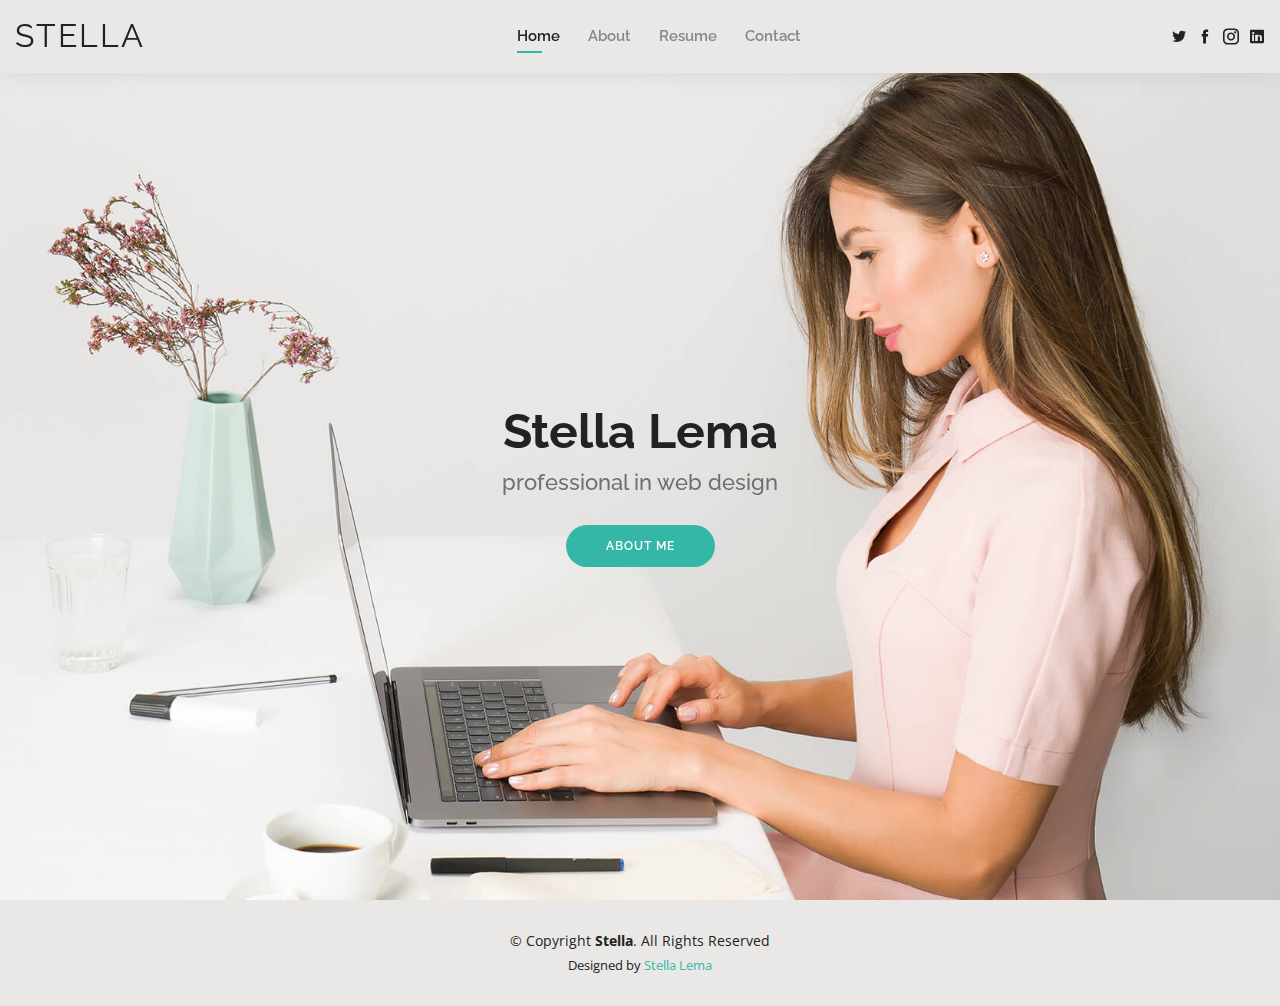
<file: STELLA/index.html>
<!DOCTYPE html>
<html lang="en">

<head>
  <meta charset="utf-8">
  <meta content="width=device-width, initial-scale=1.0" name="viewport">

  <title>Stella - Index</title>
  <meta content="" name="description">
  <meta content="" name="keywords">

  <!-- Favicons -->
  <link href="assets/img/favicon.png" rel="icon">
  <link href="assets/img/apple-touch-icon.png" rel="apple-touch-icon">

  <!-- Google Fonts -->
  <link href="https://fonts.googleapis.com/css?family=Open+Sans:300,300i,400,400i,600,600i,700,700i|Raleway:300,300i,400,400i,500,500i,600,600i,700,700i|Poppins:300,300i,400,400i,500,500i,600,600i,700,700i" rel="stylesheet">

  <!-- Vendor CSS Files -->
  <link href="assets/vendor/bootstrap/css/bootstrap.min.css" rel="stylesheet">
  <link href="assets/vendor/icofont/icofont.min.css" rel="stylesheet">
  <link href="assets/vendor/owl.carousel/assets/owl.carousel.min.css" rel="stylesheet">
  <link href="assets/vendor/boxicons/css/boxicons.min.css" rel="stylesheet">
  <link href="assets/vendor/venobox/venobox.css" rel="stylesheet">
  <link href="assets/vendor/aos/aos.css" rel="stylesheet">

  <!-- Template Main CSS File -->
  <link href="assets/css/style.css" rel="stylesheet">

</head>

<body>

  <!-- ======= Header ======= -->
  <header id="header" class="fixed-top">
    <div class="container-fluid d-flex justify-content-between align-items-center">

      <h1 class="logo"><a href="index.html">Stella</a></h1>
      <!-- Uncomment below if you prefer to use an image logo -->
      <!-- <a href="index.html" class="logo"><img src="assets/img/logo.png" alt="" class="img-fluid"></a>-->

      <nav class="nav-menu d-none d-lg-block">
        <ul>
          <li class="active"><a href="index.html">Home</a></li>
          <li><a href="about.html">About</a></li>
          <li><a href="resume.html">Resume</a></li>
          <li><a href="contact.html">Contact</a></li>
        </ul>
      </nav><!-- .nav-menu -->

      <div class="header-social-links">
        <a href="#" class="twitter"><i class="icofont-twitter"></i></a>
        <a href="#" class="facebook"><i class="icofont-facebook"></i></a>
        <a href="#" class="instagram"><i class="icofont-instagram"></i></a>
        <a href="#" class="linkedin"><i class="icofont-linkedin"></i></i></a>
      </div>

    </div>

  </header><!-- End Header -->

  <!-- ======= Hero Section ======= -->
  <section id="hero" class="d-flex align-items-center">
    <div class="container d-flex flex-column align-items-center" data-aos="zoom-in" data-aos-delay="100">
      <h1>Stella Lema</h1>
      <h2>professional in web design</h2>
      <a href="about.html" class="btn-about">About Me</a>
    </div>
  </section><!-- End Hero -->

  <!-- ======= Footer ======= -->
  <footer id="footer">
    <div class="container">
      <div class="copyright">
        &copy; Copyright <strong><span>Stella</span></strong>. All Rights Reserved
      </div>
      <div class="credits">
        Designed by <a href="#">Stella Lema</a>
      </div>
    </div>
  </footer><!-- End  Footer -->

  <div id="preloader"></div>
  <a href="#" class="back-to-top"><i class="bx bx-up-arrow-alt"></i></a>

  <!-- Vendor JS Files -->
  <script src="assets/vendor/jquery/jquery.min.js"></script>
  <script src="assets/vendor/bootstrap/js/bootstrap.bundle.min.js"></script>
  <script src="assets/vendor/jquery.easing/jquery.easing.min.js"></script>
  <script src="assets/vendor/php-email-form/validate.js"></script>
  <script src="assets/vendor/waypoints/jquery.waypoints.min.js"></script>
  <script src="assets/vendor/counterup/counterup.min.js"></script>
  <script src="assets/vendor/owl.carousel/owl.carousel.min.js"></script>
  <script src="assets/vendor/isotope-layout/isotope.pkgd.min.js"></script>
  <script src="assets/vendor/venobox/venobox.min.js"></script>
  <script src="assets/vendor/aos/aos.js"></script>

  <!-- Template Main JS File -->
  <script src="assets/js/main.js"></script>

</body>

</html>
</file>
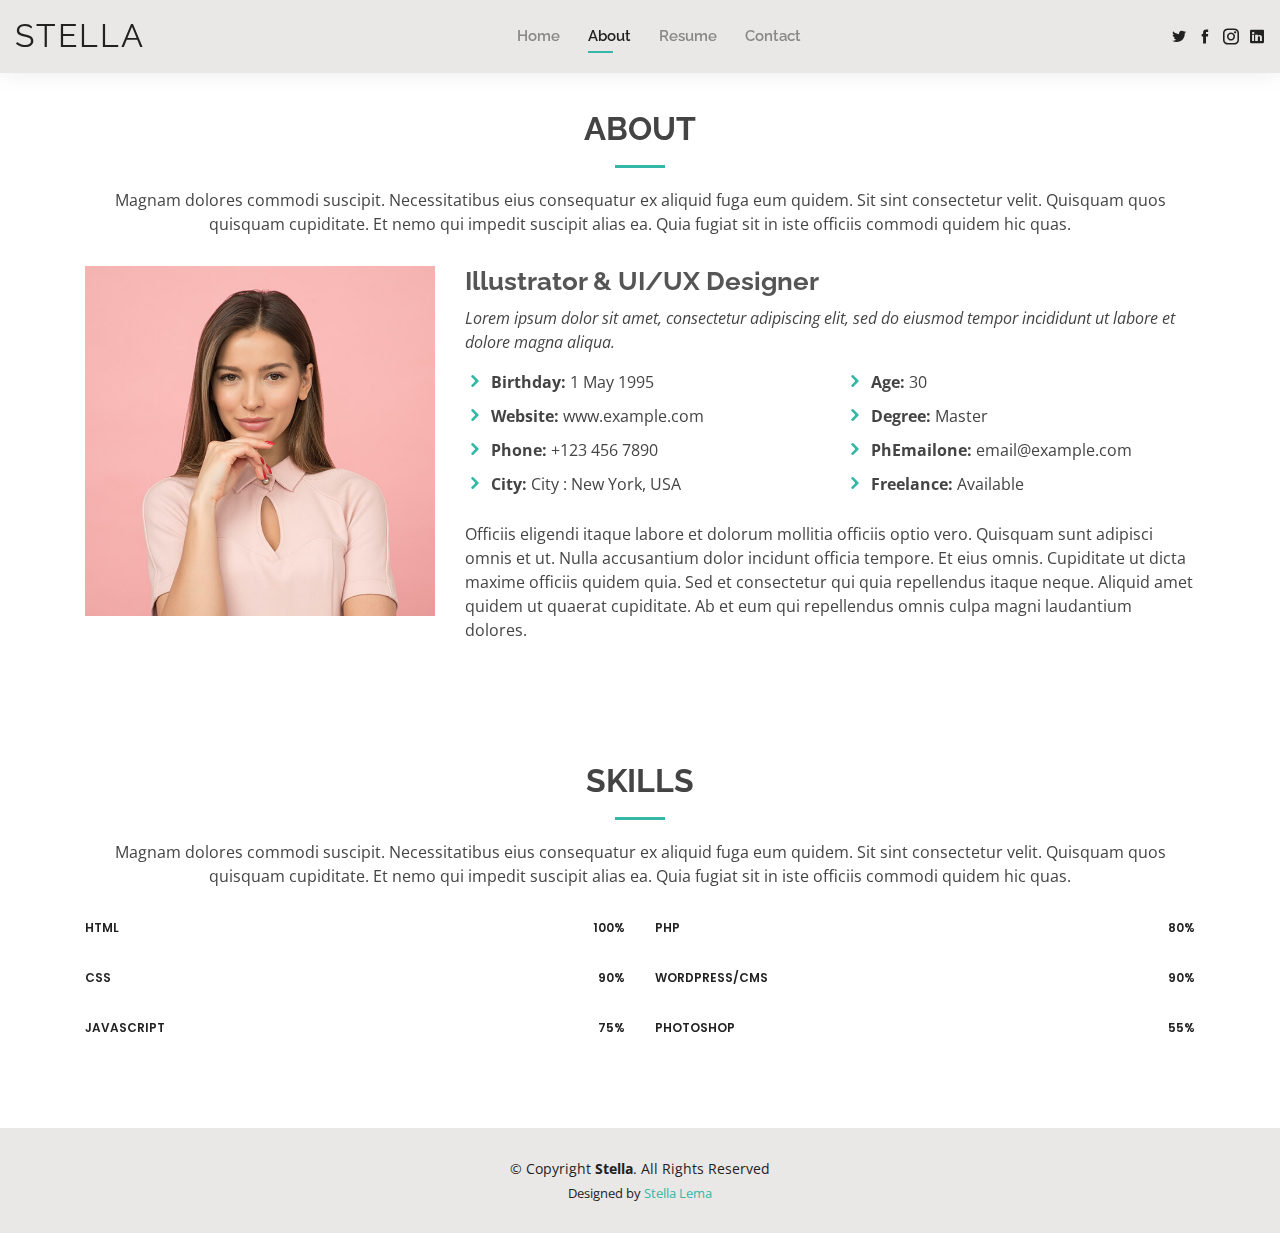
<file: STELLA/about.html>
<!DOCTYPE html>
<html lang="en">

<head>
  <meta charset="utf-8">
  <meta content="width=device-width, initial-scale=1.0" name="viewport">

  <title>About Stella</title>
  <meta content="" name="description">
  <meta content="" name="keywords">

  <!-- Favicons -->
  <link href="assets/img/favicon.png" rel="icon">
  <link href="assets/img/apple-touch-icon.png" rel="apple-touch-icon">

  <!-- Google Fonts -->
  <link href="https://fonts.googleapis.com/css?family=Open+Sans:300,300i,400,400i,600,600i,700,700i|Raleway:300,300i,400,400i,500,500i,600,600i,700,700i|Poppins:300,300i,400,400i,500,500i,600,600i,700,700i" rel="stylesheet">

  <!-- Vendor CSS Files -->
  <link href="assets/vendor/bootstrap/css/bootstrap.min.css" rel="stylesheet">
  <link href="assets/vendor/icofont/icofont.min.css" rel="stylesheet">
  <link href="assets/vendor/owl.carousel/assets/owl.carousel.min.css" rel="stylesheet">
  <link href="assets/vendor/boxicons/css/boxicons.min.css" rel="stylesheet">
  <link href="assets/vendor/venobox/venobox.css" rel="stylesheet">
  <link href="assets/vendor/aos/aos.css" rel="stylesheet">

  <!-- Template Main CSS File -->
  <link href="assets/css/style.css" rel="stylesheet">

</head>

<body>

  <!-- ======= Header ======= -->
  <header id="header" class="fixed-top">
    <div class="container-fluid d-flex justify-content-between align-items-center">

      <h1 class="logo"><a href="index.html">Stella</a></h1>
   

      <nav class="nav-menu d-none d-lg-block">
        <ul>
          <li><a href="index.html">Home</a></li>
          <li class="active"><a href="about.html">About</a></li>
          <li><a href="resume.html">Resume</a></li>
          <li><a href="contact.html">Contact</a></li>
        </ul>
      </nav><!-- .nav-menu -->

      <div class="header-social-links">
        <a href="#" class="twitter"><i class="icofont-twitter"></i></a>
        <a href="#" class="facebook"><i class="icofont-facebook"></i></a>
        <a href="#" class="instagram"><i class="icofont-instagram"></i></a>
        <a href="#" class="linkedin"><i class="icofont-linkedin"></i></i></a>
      </div>

    </div>

  </header><!-- End Header -->

  <main id="main">

    <!-- ======= About Section ======= -->
    <section id="about" class="about">
      <div class="container" data-aos="fade-up">

        <div class="section-title">
          <h2>About</h2>
          <p>Magnam dolores commodi suscipit. Necessitatibus eius consequatur ex aliquid fuga eum quidem. Sit sint consectetur velit. Quisquam quos quisquam cupiditate. Et nemo qui impedit suscipit alias ea. Quia fugiat sit in iste officiis commodi quidem hic quas.</p>
        </div>

        <div class="row">
          <div class="col-lg-4">
            <img src="assets/img/about.jpg" class="img-fluid" alt="">
          </div>
          <div class="col-lg-8 pt-4 pt-lg-0 content">
            <h3>Illustrator &amp; UI/UX Designer</h3>
            <p class="font-italic">
              Lorem ipsum dolor sit amet, consectetur adipiscing elit, sed do eiusmod tempor incididunt ut labore et dolore
              magna aliqua.
            </p>
            <div class="row">
              <div class="col-lg-6">
                <ul>
                  <li><i class="icofont-rounded-right"></i> <strong>Birthday:</strong> 1 May 1995</li>
                  <li><i class="icofont-rounded-right"></i> <strong>Website:</strong> www.example.com</li>
                  <li><i class="icofont-rounded-right"></i> <strong>Phone:</strong> +123 456 7890</li>
                  <li><i class="icofont-rounded-right"></i> <strong>City:</strong> City : New York, USA</li>
                </ul>
              </div>
              <div class="col-lg-6">
                <ul>
                  <li><i class="icofont-rounded-right"></i> <strong>Age:</strong> 30</li>
                  <li><i class="icofont-rounded-right"></i> <strong>Degree:</strong> Master</li>
                  <li><i class="icofont-rounded-right"></i> <strong>PhEmailone:</strong> email@example.com</li>
                  <li><i class="icofont-rounded-right"></i> <strong>Freelance:</strong> Available</li>
                </ul>
              </div>
            </div>
            <p>
              Officiis eligendi itaque labore et dolorum mollitia officiis optio vero. Quisquam sunt adipisci omnis et ut. Nulla accusantium dolor incidunt officia tempore. Et eius omnis.
              Cupiditate ut dicta maxime officiis quidem quia. Sed et consectetur qui quia repellendus itaque neque. Aliquid amet quidem ut quaerat cupiditate. Ab et eum qui repellendus omnis culpa magni laudantium dolores.
            </p>
          </div>
        </div>

      </div>
    </section><!-- End About Section -->

    <!-- ======= Skills Section ======= -->
    <section id="skills" class="skills">
      <div class="container" data-aos="fade-up">

        <div class="section-title">
          <h2>Skills</h2>
          <p>Magnam dolores commodi suscipit. Necessitatibus eius consequatur ex aliquid fuga eum quidem. Sit sint consectetur velit. Quisquam quos quisquam cupiditate. Et nemo qui impedit suscipit alias ea. Quia fugiat sit in iste officiis commodi quidem hic quas.</p>
        </div>

        <div class="row skills-content">

          <div class="col-lg-6">

            <div class="progress">
              <span class="skill">HTML <i class="val">100%</i></span>
            </div>

            <div class="progress">
              <span class="skill">CSS <i class="val">90%</i></span>
            </div>

            <div class="progress">
              <span class="skill">JavaScript <i class="val">75%</i></span>
            </div>

          </div>

          <div class="col-lg-6">

            <div class="progress">
              <span class="skill">PHP <i class="val">80%</i></span>
            </div>

            <div class="progress">
              <span class="skill">WordPress/CMS <i class="val">90%</i></span>
            </div>

            <div class="progress">
              <span class="skill">Photoshop <i class="val">55%</i></span>
          </div>

        </div>

      </div>
    </section><!-- End Skills Section -->


  </main><!-- End #main -->

  <!-- ======= Footer ======= -->
  <footer id="footer">
    <div class="container">
      <div class="copyright">
        &copy; Copyright <strong><span>Stella</span></strong>. All Rights Reserved
      </div>
      <div class="credits">
        Designed by <a href="#">Stella Lema</a>
      </div>
    </div>
  </footer><!-- End  Footer -->

  <div id="preloader"></div>
  <a href="#" class="back-to-top"><i class="bx bx-up-arrow-alt"></i></a>

  <!-- Vendor JS Files -->
  <script src="assets/vendor/jquery/jquery.min.js"></script>
  <script src="assets/vendor/bootstrap/js/bootstrap.bundle.min.js"></script>
  <script src="assets/vendor/jquery.easing/jquery.easing.min.js"></script>
  <script src="assets/vendor/php-email-form/validate.js"></script>
  <script src="assets/vendor/waypoints/jquery.waypoints.min.js"></script>
  <script src="assets/vendor/counterup/counterup.min.js"></script>
  <script src="assets/vendor/owl.carousel/owl.carousel.min.js"></script>
  <script src="assets/vendor/isotope-layout/isotope.pkgd.min.js"></script>
  <script src="assets/vendor/venobox/venobox.min.js"></script>
  <script src="assets/vendor/aos/aos.js"></script>

  <!-- Template Main JS File -->
  <script src="assets/js/main.js"></script>

</body>

</html>
</file>
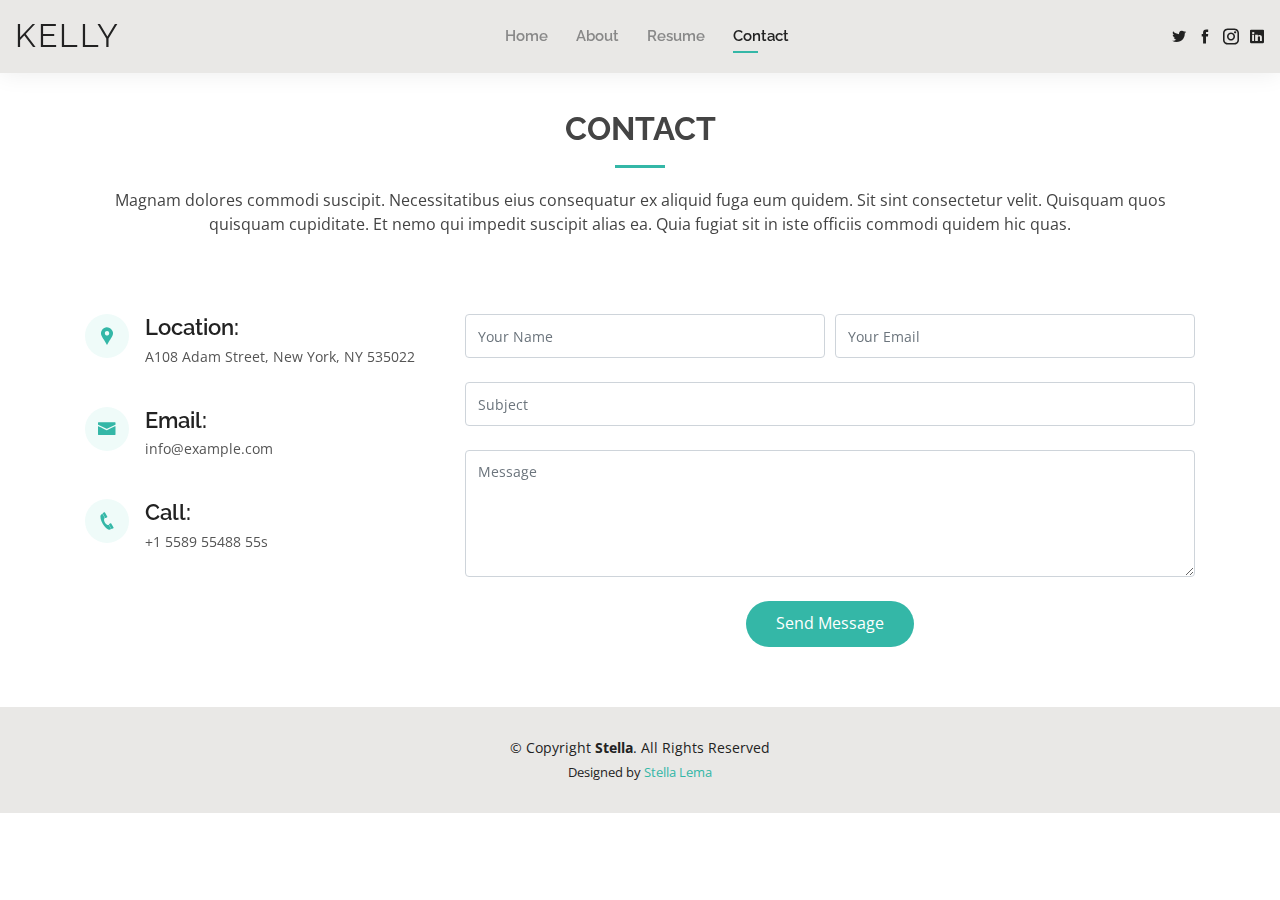
<file: STELLA/contact.html>
<!DOCTYPE html>
<html lang="en">

<head>
  <meta charset="utf-8">
  <meta content="width=device-width, initial-scale=1.0" name="viewport">

  <title>Contact</title>
  <meta content="" name="description">
  <meta content="" name="keywords">

  <!-- Favicons -->
  <link href="assets/img/favicon.png" rel="icon">
  <link href="assets/img/apple-touch-icon.png" rel="apple-touch-icon">

  <!-- Google Fonts -->
  <link href="https://fonts.googleapis.com/css?family=Open+Sans:300,300i,400,400i,600,600i,700,700i|Raleway:300,300i,400,400i,500,500i,600,600i,700,700i|Poppins:300,300i,400,400i,500,500i,600,600i,700,700i" rel="stylesheet">

  <!-- Vendor CSS Files -->
  <link href="assets/vendor/bootstrap/css/bootstrap.min.css" rel="stylesheet">
  <link href="assets/vendor/icofont/icofont.min.css" rel="stylesheet">
  <link href="assets/vendor/owl.carousel/assets/owl.carousel.min.css" rel="stylesheet">
  <link href="assets/vendor/boxicons/css/boxicons.min.css" rel="stylesheet">
  <link href="assets/vendor/venobox/venobox.css" rel="stylesheet">
  <link href="assets/vendor/aos/aos.css" rel="stylesheet">

  <!-- Template Main CSS File -->
  <link href="assets/css/style.css" rel="stylesheet">

 
</head>

<body>

  <!-- ======= Header ======= -->
  <header id="header" class="fixed-top">
    <div class="container-fluid d-flex justify-content-between align-items-center">

      <h1 class="logo"><a href="index.html">Kelly</a></h1>
      <!-- Uncomment below if you prefer to use an image logo -->
      <!-- <a href="index.html" class="logo"><img src="assets/img/logo.png" alt="" class="img-fluid"></a>-->

      <nav class="nav-menu d-none d-lg-block">
        <ul>
          <li><a href="index.html">Home</a></li>
          <li><a href="about.html">About</a></li>
          <li><a href="resume.html">Resume</a></li>
          <li class="active"><a href="contact.html">Contact</a></li>
        </ul>
      </nav><!-- .nav-menu -->

      <div class="header-social-links">
        <a href="#" class="twitter"><i class="icofont-twitter"></i></a>
        <a href="#" class="facebook"><i class="icofont-facebook"></i></a>
        <a href="#" class="instagram"><i class="icofont-instagram"></i></a>
        <a href="#" class="linkedin"><i class="icofont-linkedin"></i></i></a>
      </div>

    </div>

  </header><!-- End Header -->

  <main id="main">

    <!-- ======= Contact Section ======= -->
    <section id="contact" class="contact">
      <div class="container" data-aos="fade-up">

        <div class="section-title">
          <h2>Contact</h2>
          <p>Magnam dolores commodi suscipit. Necessitatibus eius consequatur ex aliquid fuga eum quidem. Sit sint consectetur velit. Quisquam quos quisquam cupiditate. Et nemo qui impedit suscipit alias ea. Quia fugiat sit in iste officiis commodi quidem hic quas.</p>
        </div>

        <div class="row mt-5">

          <div class="col-lg-4">
            <div class="info">
              <div class="address">
                <i class="icofont-google-map"></i>
                <h4>Location:</h4>
                <p>A108 Adam Street, New York, NY 535022</p>
              </div>

              <div class="email">
                <i class="icofont-envelope"></i>
                <h4>Email:</h4>
                <p>info@example.com</p>
              </div>

              <div class="phone">
                <i class="icofont-phone"></i>
                <h4>Call:</h4>
                <p>+1 5589 55488 55s</p>
              </div>

            </div>

          </div>

          <div class="col-lg-8 mt-5 mt-lg-0">

            <form action="forms/contact.php" method="post" role="form" class="php-email-form">
              <div class="form-row">
                <div class="col-md-6 form-group">
                  <input type="text" name="name" class="form-control" id="name" placeholder="Your Name" data-rule="minlen:4" data-msg="Please enter at least 4 chars" />
                  <div class="validate"></div>
                </div>
                <div class="col-md-6 form-group">
                  <input type="email" class="form-control" name="email" id="email" placeholder="Your Email" data-rule="email" data-msg="Please enter a valid email" />
                  <div class="validate"></div>
                </div>
              </div>
              <div class="form-group">
                <input type="text" class="form-control" name="subject" id="subject" placeholder="Subject" data-rule="minlen:4" data-msg="Please enter at least 8 chars of subject" />
                <div class="validate"></div>
              </div>
              <div class="form-group">
                <textarea class="form-control" name="message" rows="5" data-rule="required" data-msg="Please write something for us" placeholder="Message"></textarea>
                <div class="validate"></div>
              </div>
              <div class="mb-3">
                <div class="loading">Loading</div>
                <div class="error-message"></div>
                <div class="sent-message">Your message has been sent. Thank you!</div>
              </div>
              <div class="text-center"><button type="submit">Send Message</button></div>
            </form>

          </div>

        </div>

      </div>
    </section><!-- End Contact Section -->

  </main><!-- End #main -->

  <!-- ======= Footer ======= -->
  <footer id="footer">
    <div class="container">
      <div class="copyright">
        &copy; Copyright <strong><span>Stella</span></strong>. All Rights Reserved
      </div>
      <div class="credits">

        Designed by <a href="#">Stella Lema</a>
      </div>
    </div>
  </footer><!-- End  Footer -->

  <div id="preloader"></div>
  <a href="#" class="back-to-top"><i class="bx bx-up-arrow-alt"></i></a>

  <!-- Vendor JS Files -->
  <script src="assets/vendor/jquery/jquery.min.js"></script>
  <script src="assets/vendor/bootstrap/js/bootstrap.bundle.min.js"></script>
  <script src="assets/vendor/jquery.easing/jquery.easing.min.js"></script>
  <script src="assets/vendor/php-email-form/validate.js"></script>
  <script src="assets/vendor/waypoints/jquery.waypoints.min.js"></script>
  <script src="assets/vendor/counterup/counterup.min.js"></script>
  <script src="assets/vendor/owl.carousel/owl.carousel.min.js"></script>
  <script src="assets/vendor/isotope-layout/isotope.pkgd.min.js"></script>
  <script src="assets/vendor/venobox/venobox.min.js"></script>
  <script src="assets/vendor/aos/aos.js"></script>

  <!-- Template Main JS File -->
  <script src="assets/js/main.js"></script>

</body>

</html>
</file>
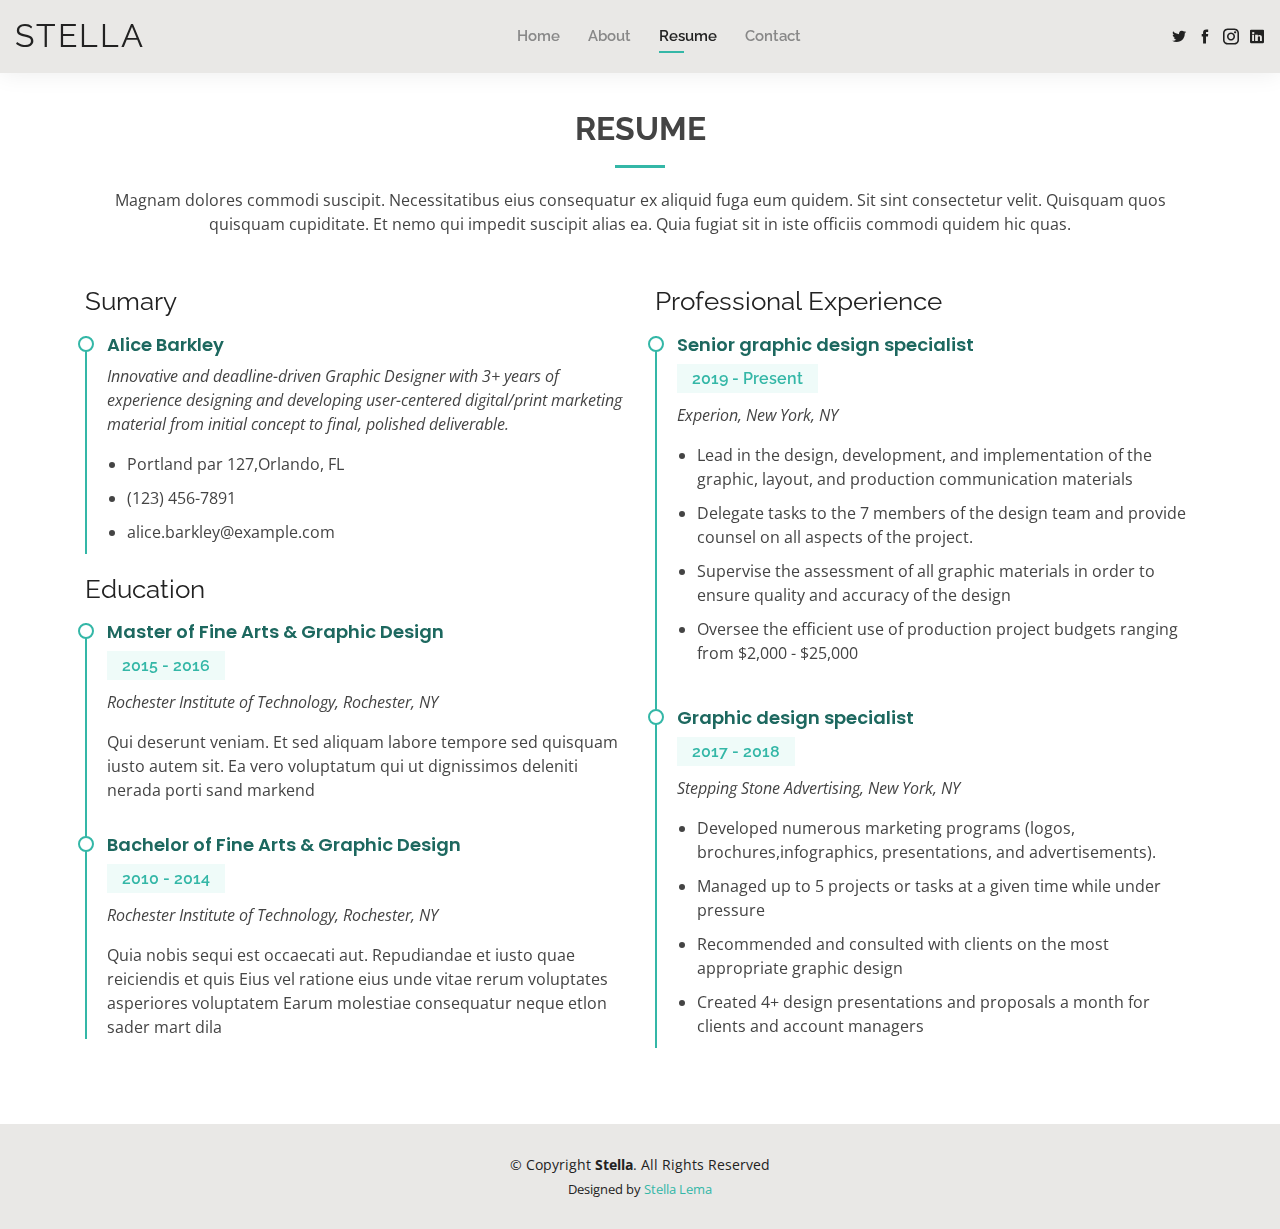
<file: STELLA/resume.html>
<!DOCTYPE html>
<html lang="en">

<head>
  <meta charset="utf-8">
  <meta content="width=device-width, initial-scale=1.0" name="viewport">

  <title>Resume </title>
  <meta content="" name="description">
  <meta content="" name="keywords">

  <!-- Favicons -->
  <link href="assets/img/favicon.png" rel="icon">
  <link href="assets/img/apple-touch-icon.png" rel="apple-touch-icon">

  <!-- Google Fonts -->
  <link href="https://fonts.googleapis.com/css?family=Open+Sans:300,300i,400,400i,600,600i,700,700i|Raleway:300,300i,400,400i,500,500i,600,600i,700,700i|Poppins:300,300i,400,400i,500,500i,600,600i,700,700i" rel="stylesheet">

  <!-- Vendor CSS Files -->
  <link href="assets/vendor/bootstrap/css/bootstrap.min.css" rel="stylesheet">
  <link href="assets/vendor/icofont/icofont.min.css" rel="stylesheet">
  <link href="assets/vendor/owl.carousel/assets/owl.carousel.min.css" rel="stylesheet">
  <link href="assets/vendor/boxicons/css/boxicons.min.css" rel="stylesheet">
  <link href="assets/vendor/venobox/venobox.css" rel="stylesheet">
  <link href="assets/vendor/aos/aos.css" rel="stylesheet">

  <!-- Template Main CSS File -->
  <link href="assets/css/style.css" rel="stylesheet">

  <!-- =======================================================
  * Template Name: Kelly - v2.1.1
  * Template URL: https://bootstrapmade.com/kelly-free-bootstrap-cv-resume-html-template/
  * Author: BootstrapMade.com
  * License: https://bootstrapmade.com/license/
  ======================================================== -->
</head>

<body>

  <!-- ======= Header ======= -->
  <header id="header" class="fixed-top">
    <div class="container-fluid d-flex justify-content-between align-items-center">

      <h1 class="logo"><a href="index.html">Stella</a></h1>
      <!-- Uncomment below if you prefer to use an image logo -->
      <!-- <a href="index.html" class="logo"><img src="assets/img/logo.png" alt="" class="img-fluid"></a>-->

      <nav class="nav-menu d-none d-lg-block">
        <ul>
          <li><a href="index.html">Home</a></li>
          <li><a href="about.html">About</a></li>
          <li class="active"><a href="resume.html">Resume</a></li>
          <li><a href="contact.html">Contact</a></li>
        </ul>
      </nav><!-- .nav-menu -->

      <div class="header-social-links">
        <a href="#" class="twitter"><i class="icofont-twitter"></i></a>
        <a href="#" class="facebook"><i class="icofont-facebook"></i></a>
        <a href="#" class="instagram"><i class="icofont-instagram"></i></a>
        <a href="#" class="linkedin"><i class="icofont-linkedin"></i></i></a>
      </div>

    </div>

  </header><!-- End Header -->

  <main id="main">

    <!-- ======= Resume Section ======= -->
    <section id="resume" class="resume">
      <div class="container" data-aos="fade-up">

        <div class="section-title">
          <h2>Resume</h2>
          <p>Magnam dolores commodi suscipit. Necessitatibus eius consequatur ex aliquid fuga eum quidem. Sit sint consectetur velit. Quisquam quos quisquam cupiditate. Et nemo qui impedit suscipit alias ea. Quia fugiat sit in iste officiis commodi quidem hic quas.</p>
        </div>

        <div class="row">
          <div class="col-lg-6">
            <h3 class="resume-title">Sumary</h3>
            <div class="resume-item pb-0">
              <h4>Alice Barkley</h4>
              <p><em>Innovative and deadline-driven Graphic Designer with 3+ years of experience designing and developing user-centered digital/print marketing material from initial concept to final, polished deliverable.</em></p>
              <p>
              <ul>
                <li>Portland par 127,Orlando, FL</li>
                <li>(123) 456-7891</li>
                <li>alice.barkley@example.com</li>
              </ul>
              </p>
            </div>

            <h3 class="resume-title">Education</h3>
            <div class="resume-item">
              <h4>Master of Fine Arts &amp; Graphic Design</h4>
              <h5>2015 - 2016</h5>
              <p><em>Rochester Institute of Technology, Rochester, NY</em></p>
              <p>Qui deserunt veniam. Et sed aliquam labore tempore sed quisquam iusto autem sit. Ea vero voluptatum qui ut dignissimos deleniti nerada porti sand markend</p>
            </div>
            <div class="resume-item">
              <h4>Bachelor of Fine Arts &amp; Graphic Design</h4>
              <h5>2010 - 2014</h5>
              <p><em>Rochester Institute of Technology, Rochester, NY</em></p>
              <p>Quia nobis sequi est occaecati aut. Repudiandae et iusto quae reiciendis et quis Eius vel ratione eius unde vitae rerum voluptates asperiores voluptatem Earum molestiae consequatur neque etlon sader mart dila</p>
            </div>
          </div>
          <div class="col-lg-6">
            <h3 class="resume-title">Professional Experience</h3>
            <div class="resume-item">
              <h4>Senior graphic design specialist</h4>
              <h5>2019 - Present</h5>
              <p><em>Experion, New York, NY </em></p>
              <p>
              <ul>
                <li>Lead in the design, development, and implementation of the graphic, layout, and production communication materials</li>
                <li>Delegate tasks to the 7 members of the design team and provide counsel on all aspects of the project. </li>
                <li>Supervise the assessment of all graphic materials in order to ensure quality and accuracy of the design</li>
                <li>Oversee the efficient use of production project budgets ranging from $2,000 - $25,000</li>
              </ul>
              </p>
            </div>
            <div class="resume-item">
              <h4>Graphic design specialist</h4>
              <h5>2017 - 2018</h5>
              <p><em>Stepping Stone Advertising, New York, NY</em></p>
              <p>
              <ul>
                <li>Developed numerous marketing programs (logos, brochures,infographics, presentations, and advertisements).</li>
                <li>Managed up to 5 projects or tasks at a given time while under pressure</li>
                <li>Recommended and consulted with clients on the most appropriate graphic design</li>
                <li>Created 4+ design presentations and proposals a month for clients and account managers</li>
              </ul>
              </p>
            </div>
          </div>
        </div>

      </div>
    </section><!-- End Resume Section -->

  </main><!-- End #main -->

  <!-- ======= Footer ======= -->
  <footer id="footer">
    <div class="container">
      <div class="copyright">
        &copy; Copyright <strong><span>Stella</span></strong>. All Rights Reserved
      </div>
      <div class="credits">
        Designed by <a href="#">Stella Lema</a>
      </div>
    </div>
  </footer><!-- End  Footer -->

  <div id="preloader"></div>
  <a href="#" class="back-to-top"><i class="bx bx-up-arrow-alt"></i></a>

  <!-- Vendor JS Files -->
  <script src="assets/vendor/jquery/jquery.min.js"></script>
  <script src="assets/vendor/bootstrap/js/bootstrap.bundle.min.js"></script>
  <script src="assets/vendor/jquery.easing/jquery.easing.min.js"></script>
  <script src="assets/vendor/php-email-form/validate.js"></script>
  <script src="assets/vendor/waypoints/jquery.waypoints.min.js"></script>
  <script src="assets/vendor/counterup/counterup.min.js"></script>
  <script src="assets/vendor/owl.carousel/owl.carousel.min.js"></script>
  <script src="assets/vendor/isotope-layout/isotope.pkgd.min.js"></script>
  <script src="assets/vendor/venobox/venobox.min.js"></script>
  <script src="assets/vendor/aos/aos.js"></script>

  <!-- Template Main JS File -->
  <script src="assets/js/main.js"></script>

</body>

</html>
</file>
<file: STELLA/assets/vendor/venobox/venobox.css>
/* ------ venobox.css --------*/
.vbox-overlay *, .vbox-overlay *:before, .vbox-overlay *:after{
    -webkit-backface-visibility: hidden;
    -webkit-box-sizing:border-box;
    -moz-box-sizing:border-box;
    box-sizing:border-box;
}
.vbox-overlay * { 
    -webkit-backface-visibility: visible;
    backface-visibility: visible;
}
.vbox-overlay{
    display: -webkit-flex;
    display: flex;
    -webkit-flex-direction: column;
    flex-direction: column;
    -webkit-justify-content: center;
    justify-content: center;
    -webkit-align-items: center;
    align-items: center;
    position: fixed;
    left: 0;
    top: 0;
    bottom: 0;
    right: 0;
    z-index: 999999;
}

/* ----- navigation ----- */
.vbox-title{
    width: 100%;
    height: 40px;
    float: left;
    text-align: center;
    line-height: 28px;
    font-size: 12px;
    padding: 6px 50px;
    overflow: hidden;
    position: fixed;
    display: none;
    left: 0;
    z-index: 89;
}
.vbox-close{
    cursor: pointer;
    position: fixed;
    top: -1px;
    right: 0;
    width: 50px;
    height: 40px;
    padding: 6px;
    display: block;
    background-position:10px center;
    overflow: hidden;
    font-size: 24px;
    line-height: 1;
    text-align: center;
    z-index: 99;
}
.vbox-left{
    cursor: pointer;
    position: fixed;
    left: 0;
    height: 40px;
    overflow: hidden;
    line-height: 28px;
    font-size: 12px;
    z-index: 99;
    display: flex;
    align-items:center;
}
.vbox-num{
    display: inline-block;
    margin: 6px 0 6px 15px;
}
/* ----- Social share ----- */
.vbox-share{
    line-height: 28px;
    font-size: 12px;
    overflow: hidden;
    position: fixed;
    left: 0;
    z-index: 98;
    display: flex;
    align-items:center;
    justify-content: center;
    width: 100%;
    text-align: center;
}
.vbox-share svg{
    max-height: 28px;
    width: 28px;
    z-index: 10;
    margin-left: 12px;
    margin-top: 6px;
    margin-bottom: 6px;
    vertical-align: middle;
}


/* ----- navigation ARROWS ----- */
.vbox-next, .vbox-prev{
    position: fixed;
    top: 50%;
    margin-top: -15px;
    overflow: hidden;
    cursor: pointer;
    display: block;
    width: 45px;
    height: 45px;
    z-index: 99;
}
.vbox-next span, .vbox-prev span{
    position: relative;
    width: 20px;
    height: 20px;
    border: 2px solid transparent;
    border-top-color: #B6B6B6;
    border-right-color: #B6B6B6;
    text-indent: -100px;
    position: absolute;
    top: 8px;
    display: block;
}
.vbox-prev{
    left: 15px;
}
.vbox-next{
    right: 15px;
}
.vbox-prev span{
    left: 10px;
    -ms-transform: rotate(-135deg);
    -webkit-transform: rotate(-135deg);
    transform: rotate(-135deg);
}
.vbox-next span{
    -ms-transform: rotate(45deg);
    -webkit-transform: rotate(45deg);
    transform: rotate(45deg);
    right: 10px;
}
/* ------- inline window ------ */
.vbox-inline{
    width: 420px;
    height: 315px;
    height: 70vh;
    padding: 10px;
    background: #fff;
    margin: 0 auto;
    overflow: auto;
    text-align: left;
}
/* ------- Video & iFrames window ------ */
.venoframe{
    max-width: 100%;
    width: 100%;
    border: none;
    width: 100%;
    height: 260px;
    height: 70vh;
}
.venoframe.vbvid{
    height: 260px;
}
@media (min-width: 768px) {
    .venoframe, .vbox-inline{
        width: 90%;
        height: 360px;
        height: 70vh;
    }
    .venoframe.vbvid{
        width: 640px;
        height: 360px;
    }
}
@media (min-width: 992px) {
    .venoframe, .vbox-inline{
        max-width: 1200px;
        width: 80%;
        height: 540px;
        height: 70vh;
    }
    .venoframe.vbvid{
        width: 960px;
        height: 540px;
    }
}
/* 
Please do NOT edit this part! 
or at least read this note: http://i.imgur.com/7C0ws9e.gif
*/
.vbox-open{
    overflow: hidden;
}
.vbox-container{
    position: absolute;
    left: 0;
    right: 0;
    top: 0;
    bottom: 0;
    overflow-x: hidden;
    overflow-y: scroll;
    overflow-scrolling: touch;
    -webkit-overflow-scrolling: touch;
    z-index: 20;
    max-height: 100%;

}

.vbox-content{
    text-align: center;
    float: left;
    width: 100%;
    position: relative;
    overflow: hidden;
    padding: 20px 4%;
}
.vbox-container img{
    max-width: 100%;
    height: auto;
}
.vbox-figlio{
    box-shadow: 0 0 12px rgba(0,0,0,0.19), 0 6px 6px rgba(0,0,0,0.23);
    max-width: 100%;
    text-align: initial;
}
img.vbox-figlio{
    -webkit-user-select: none;
-khtml-user-select: none;
-moz-user-select: none;
-o-user-select: none;
user-select: none;
}
.vbox-content.swipe-left{
    margin-left: -200px !important;
}
.vbox-content.swipe-right{
    margin-left: 200px !important;
}
.vbox-animated{
    webkit-transition: margin 300ms ease-out;
    transition: margin 300ms ease-out;
}

/* ---------- preloader ----------
 * SPINKIT 
 * http://tobiasahlin.com/spinkit/
-------------------------------- */
.sk-double-bounce,.sk-rotating-plane{width:40px;height:40px;margin:40px auto}.sk-rotating-plane{background-color:#333;-webkit-animation:sk-rotatePlane 1.2s infinite ease-in-out;animation:sk-rotatePlane 1.2s infinite ease-in-out}@-webkit-keyframes sk-rotatePlane{0%{-webkit-transform:perspective(120px) rotateX(0) rotateY(0);transform:perspective(120px) rotateX(0) rotateY(0)}50%{-webkit-transform:perspective(120px) rotateX(-180.1deg) rotateY(0);transform:perspective(120px) rotateX(-180.1deg) rotateY(0)}100%{-webkit-transform:perspective(120px) rotateX(-180deg) rotateY(-179.9deg);transform:perspective(120px) rotateX(-180deg) rotateY(-179.9deg)}}@keyframes sk-rotatePlane{0%{-webkit-transform:perspective(120px) rotateX(0) rotateY(0);transform:perspective(120px) rotateX(0) rotateY(0)}50%{-webkit-transform:perspective(120px) rotateX(-180.1deg) rotateY(0);transform:perspective(120px) rotateX(-180.1deg) rotateY(0)}100%{-webkit-transform:perspective(120px) rotateX(-180deg) rotateY(-179.9deg);transform:perspective(120px) rotateX(-180deg) rotateY(-179.9deg)}}.sk-double-bounce{position:relative}.sk-double-bounce .sk-child{width:100%;height:100%;border-radius:50%;background-color:#333;opacity:.6;position:absolute;top:0;left:0;-webkit-animation:sk-doubleBounce 2s infinite ease-in-out;animation:sk-doubleBounce 2s infinite ease-in-out}.sk-chasing-dots .sk-child,.sk-spinner-pulse,.sk-three-bounce .sk-child{background-color:#333;border-radius:100%}.sk-double-bounce .sk-double-bounce2{-webkit-animation-delay:-1s;animation-delay:-1s}@-webkit-keyframes sk-doubleBounce{0%,100%{-webkit-transform:scale(0);transform:scale(0)}50%{-webkit-transform:scale(1);transform:scale(1)}}@keyframes sk-doubleBounce{0%,100%{-webkit-transform:scale(0);transform:scale(0)}50%{-webkit-transform:scale(1);transform:scale(1)}}.sk-wave{margin:40px auto;width:50px;height:40px;text-align:center;font-size:10px}.sk-wave .sk-rect{background-color:#333;height:100%;width:6px;display:inline-block;-webkit-animation:sk-waveStretchDelay 1.2s infinite ease-in-out;animation:sk-waveStretchDelay 1.2s infinite ease-in-out}.sk-wave .sk-rect1{-webkit-animation-delay:-1.2s;animation-delay:-1.2s}.sk-wave .sk-rect2{-webkit-animation-delay:-1.1s;animation-delay:-1.1s}.sk-wave .sk-rect3{-webkit-animation-delay:-1s;animation-delay:-1s}.sk-wave .sk-rect4{-webkit-animation-delay:-.9s;animation-delay:-.9s}.sk-wave .sk-rect5{-webkit-animation-delay:-.8s;animation-delay:-.8s}@-webkit-keyframes sk-waveStretchDelay{0%,100%,40%{-webkit-transform:scaleY(.4);transform:scaleY(.4)}20%{-webkit-transform:scaleY(1);transform:scaleY(1)}}@keyframes sk-waveStretchDelay{0%,100%,40%{-webkit-transform:scaleY(.4);transform:scaleY(.4)}20%{-webkit-transform:scaleY(1);transform:scaleY(1)}}.sk-wandering-cubes{margin:40px auto;width:40px;height:40px;position:relative}.sk-wandering-cubes .sk-cube{background-color:#333;width:10px;height:10px;position:absolute;top:0;left:0;-webkit-animation:sk-wanderingCube 1.8s ease-in-out -1.8s infinite both;animation:sk-wanderingCube 1.8s ease-in-out -1.8s infinite both}.sk-chasing-dots,.sk-spinner-pulse{width:40px;height:40px;margin:40px auto}.sk-wandering-cubes .sk-cube2{-webkit-animation-delay:-.9s;animation-delay:-.9s}@-webkit-keyframes sk-wanderingCube{0%{-webkit-transform:rotate(0);transform:rotate(0)}25%{-webkit-transform:translateX(30px) rotate(-90deg) scale(.5);transform:translateX(30px) rotate(-90deg) scale(.5)}50%{-webkit-transform:translateX(30px) translateY(30px) rotate(-179deg);transform:translateX(30px) translateY(30px) rotate(-179deg)}50.1%{-webkit-transform:translateX(30px) translateY(30px) rotate(-180deg);transform:translateX(30px) translateY(30px) rotate(-180deg)}75%{-webkit-transform:translateX(0) translateY(30px) rotate(-270deg) scale(.5);transform:translateX(0) translateY(30px) rotate(-270deg) scale(.5)}100%{-webkit-transform:rotate(-360deg);transform:rotate(-360deg)}}@keyframes sk-wanderingCube{0%{-webkit-transform:rotate(0);transform:rotate(0)}25%{-webkit-transform:translateX(30px) rotate(-90deg) scale(.5);transform:translateX(30px) rotate(-90deg) scale(.5)}50%{-webkit-transform:translateX(30px) translateY(30px) rotate(-179deg);transform:translateX(30px) translateY(30px) rotate(-179deg)}50.1%{-webkit-transform:translateX(30px) translateY(30px) rotate(-180deg);transform:translateX(30px) translateY(30px) rotate(-180deg)}75%{-webkit-transform:translateX(0) translateY(30px) rotate(-270deg) scale(.5);transform:translateX(0) translateY(30px) rotate(-270deg) scale(.5)}100%{-webkit-transform:rotate(-360deg);transform:rotate(-360deg)}}.sk-spinner-pulse{-webkit-animation:sk-pulseScaleOut 1s infinite ease-in-out;animation:sk-pulseScaleOut 1s infinite ease-in-out}@-webkit-keyframes sk-pulseScaleOut{0%{-webkit-transform:scale(0);transform:scale(0)}100%{-webkit-transform:scale(1);transform:scale(1);opacity:0}}@keyframes sk-pulseScaleOut{0%{-webkit-transform:scale(0);transform:scale(0)}100%{-webkit-transform:scale(1);transform:scale(1);opacity:0}}.sk-chasing-dots{position:relative;text-align:center;-webkit-animation:sk-chasingDotsRotate 2s infinite linear;animation:sk-chasingDotsRotate 2s infinite linear}.sk-chasing-dots .sk-child{width:60%;height:60%;display:inline-block;position:absolute;top:0;-webkit-animation:sk-chasingDotsBounce 2s infinite ease-in-out;animation:sk-chasingDotsBounce 2s infinite ease-in-out}.sk-chasing-dots .sk-dot2{top:auto;bottom:0;-webkit-animation-delay:-1s;animation-delay:-1s}@-webkit-keyframes sk-chasingDotsRotate{100%{-webkit-transform:rotate(360deg);transform:rotate(360deg)}}@keyframes sk-chasingDotsRotate{100%{-webkit-transform:rotate(360deg);transform:rotate(360deg)}}@-webkit-keyframes sk-chasingDotsBounce{0%,100%{-webkit-transform:scale(0);transform:scale(0)}50%{-webkit-transform:scale(1);transform:scale(1)}}@keyframes sk-chasingDotsBounce{0%,100%{-webkit-transform:scale(0);transform:scale(0)}50%{-webkit-transform:scale(1);transform:scale(1)}}.sk-three-bounce{margin:40px auto;width:80px;text-align:center}.sk-three-bounce .sk-child{width:20px;height:20px;display:inline-block;-webkit-animation:sk-three-bounce 1.4s ease-in-out 0s infinite both;animation:sk-three-bounce 1.4s ease-in-out 0s infinite both}.sk-circle .sk-child:before,.sk-fading-circle .sk-circle:before{display:block;border-radius:100%;content:'';background-color:#333}.sk-three-bounce .sk-bounce1{-webkit-animation-delay:-.32s;animation-delay:-.32s}.sk-three-bounce .sk-bounce2{-webkit-animation-delay:-.16s;animation-delay:-.16s}@-webkit-keyframes sk-three-bounce{0%,100%,80%{-webkit-transform:scale(0);transform:scale(0)}40%{-webkit-transform:scale(1);transform:scale(1)}}@keyframes sk-three-bounce{0%,100%,80%{-webkit-transform:scale(0);transform:scale(0)}40%{-webkit-transform:scale(1);transform:scale(1)}}.sk-circle{margin:40px auto;width:40px;height:40px;position:relative}.sk-circle .sk-child{width:100%;height:100%;position:absolute;left:0;top:0}.sk-circle .sk-child:before{margin:0 auto;width:15%;height:15%;-webkit-animation:sk-circleBounceDelay 1.2s infinite ease-in-out both;animation:sk-circleBounceDelay 1.2s infinite ease-in-out both}.sk-circle .sk-circle2{-webkit-transform:rotate(30deg);-ms-transform:rotate(30deg);transform:rotate(30deg)}.sk-circle .sk-circle3{-webkit-transform:rotate(60deg);-ms-transform:rotate(60deg);transform:rotate(60deg)}.sk-circle .sk-circle4{-webkit-transform:rotate(90deg);-ms-transform:rotate(90deg);transform:rotate(90deg)}.sk-circle .sk-circle5{-webkit-transform:rotate(120deg);-ms-transform:rotate(120deg);transform:rotate(120deg)}.sk-circle .sk-circle6{-webkit-transform:rotate(150deg);-ms-transform:rotate(150deg);transform:rotate(150deg)}.sk-circle .sk-circle7{-webkit-transform:rotate(180deg);-ms-transform:rotate(180deg);transform:rotate(180deg)}.sk-circle .sk-circle8{-webkit-transform:rotate(210deg);-ms-transform:rotate(210deg);transform:rotate(210deg)}.sk-circle .sk-circle9{-webkit-transform:rotate(240deg);-ms-transform:rotate(240deg);transform:rotate(240deg)}.sk-circle .sk-circle10{-webkit-transform:rotate(270deg);-ms-transform:rotate(270deg);transform:rotate(270deg)}.sk-circle .sk-circle11{-webkit-transform:rotate(300deg);-ms-transform:rotate(300deg);transform:rotate(300deg)}.sk-circle .sk-circle12{-webkit-transform:rotate(330deg);-ms-transform:rotate(330deg);transform:rotate(330deg)}.sk-circle .sk-circle2:before{-webkit-animation-delay:-1.1s;animation-delay:-1.1s}.sk-circle .sk-circle3:before{-webkit-animation-delay:-1s;animation-delay:-1s}.sk-circle .sk-circle4:before{-webkit-animation-delay:-.9s;animation-delay:-.9s}.sk-circle .sk-circle5:before{-webkit-animation-delay:-.8s;animation-delay:-.8s}.sk-circle .sk-circle6:before{-webkit-animation-delay:-.7s;animation-delay:-.7s}.sk-circle .sk-circle7:before{-webkit-animation-delay:-.6s;animation-delay:-.6s}.sk-circle .sk-circle8:before{-webkit-animation-delay:-.5s;animation-delay:-.5s}.sk-circle .sk-circle9:before{-webkit-animation-delay:-.4s;animation-delay:-.4s}.sk-circle .sk-circle10:before{-webkit-animation-delay:-.3s;animation-delay:-.3s}.sk-circle .sk-circle11:before{-webkit-animation-delay:-.2s;animation-delay:-.2s}.sk-circle .sk-circle12:before{-webkit-animation-delay:-.1s;animation-delay:-.1s}@-webkit-keyframes sk-circleBounceDelay{0%,100%,80%{-webkit-transform:scale(0);transform:scale(0)}40%{-webkit-transform:scale(1);transform:scale(1)}}@keyframes sk-circleBounceDelay{0%,100%,80%{-webkit-transform:scale(0);transform:scale(0)}40%{-webkit-transform:scale(1);transform:scale(1)}}.sk-cube-grid{width:40px;height:40px;margin:40px auto}.sk-cube-grid .sk-cube{width:33.33%;height:33.33%;background-color:#333;float:left;-webkit-animation:sk-cubeGridScaleDelay 1.3s infinite ease-in-out;animation:sk-cubeGridScaleDelay 1.3s infinite ease-in-out}.sk-cube-grid .sk-cube1{-webkit-animation-delay:.2s;animation-delay:.2s}.sk-cube-grid .sk-cube2{-webkit-animation-delay:.3s;animation-delay:.3s}.sk-cube-grid .sk-cube3{-webkit-animation-delay:.4s;animation-delay:.4s}.sk-cube-grid .sk-cube4{-webkit-animation-delay:.1s;animation-delay:.1s}.sk-cube-grid .sk-cube5{-webkit-animation-delay:.2s;animation-delay:.2s}.sk-cube-grid .sk-cube6{-webkit-animation-delay:.3s;animation-delay:.3s}.sk-cube-grid .sk-cube7{-webkit-animation-delay:0ms;animation-delay:0ms}.sk-cube-grid .sk-cube8{-webkit-animation-delay:.1s;animation-delay:.1s}.sk-cube-grid .sk-cube9{-webkit-animation-delay:.2s;animation-delay:.2s}@-webkit-keyframes sk-cubeGridScaleDelay{0%,100%,70%{-webkit-transform:scale3D(1,1,1);transform:scale3D(1,1,1)}35%{-webkit-transform:scale3D(0,0,1);transform:scale3D(0,0,1)}}@keyframes sk-cubeGridScaleDelay{0%,100%,70%{-webkit-transform:scale3D(1,1,1);transform:scale3D(1,1,1)}35%{-webkit-transform:scale3D(0,0,1);transform:scale3D(0,0,1)}}.sk-fading-circle{margin:40px auto;width:40px;height:40px;position:relative}.sk-fading-circle .sk-circle{width:100%;height:100%;position:absolute;left:0;top:0}.sk-fading-circle .sk-circle:before{margin:0 auto;width:15%;height:15%;-webkit-animation:sk-circleFadeDelay 1.2s infinite ease-in-out both;animation:sk-circleFadeDelay 1.2s infinite ease-in-out both}.sk-fading-circle .sk-circle2{-webkit-transform:rotate(30deg);-ms-transform:rotate(30deg);transform:rotate(30deg)}.sk-fading-circle .sk-circle3{-webkit-transform:rotate(60deg);-ms-transform:rotate(60deg);transform:rotate(60deg)}.sk-fading-circle .sk-circle4{-webkit-transform:rotate(90deg);-ms-transform:rotate(90deg);transform:rotate(90deg)}.sk-fading-circle .sk-circle5{-webkit-transform:rotate(120deg);-ms-transform:rotate(120deg);transform:rotate(120deg)}.sk-fading-circle .sk-circle6{-webkit-transform:rotate(150deg);-ms-transform:rotate(150deg);transform:rotate(150deg)}.sk-fading-circle .sk-circle7{-webkit-transform:rotate(180deg);-ms-transform:rotate(180deg);transform:rotate(180deg)}.sk-fading-circle .sk-circle8{-webkit-transform:rotate(210deg);-ms-transform:rotate(210deg);transform:rotate(210deg)}.sk-fading-circle .sk-circle9{-webkit-transform:rotate(240deg);-ms-transform:rotate(240deg);transform:rotate(240deg)}.sk-fading-circle .sk-circle10{-webkit-transform:rotate(270deg);-ms-transform:rotate(270deg);transform:rotate(270deg)}.sk-fading-circle .sk-circle11{-webkit-transform:rotate(300deg);-ms-transform:rotate(300deg);transform:rotate(300deg)}.sk-fading-circle .sk-circle12{-webkit-transform:rotate(330deg);-ms-transform:rotate(330deg);transform:rotate(330deg)}.sk-fading-circle .sk-circle2:before{-webkit-animation-delay:-1.1s;animation-delay:-1.1s}.sk-fading-circle .sk-circle3:before{-webkit-animation-delay:-1s;animation-delay:-1s}.sk-fading-circle .sk-circle4:before{-webkit-animation-delay:-.9s;animation-delay:-.9s}.sk-fading-circle .sk-circle5:before{-webkit-animation-delay:-.8s;animation-delay:-.8s}.sk-fading-circle .sk-circle6:before{-webkit-animation-delay:-.7s;animation-delay:-.7s}.sk-fading-circle .sk-circle7:before{-webkit-animation-delay:-.6s;animation-delay:-.6s}.sk-fading-circle .sk-circle8:before{-webkit-animation-delay:-.5s;animation-delay:-.5s}.sk-fading-circle .sk-circle9:before{-webkit-animation-delay:-.4s;animation-delay:-.4s}.sk-fading-circle .sk-circle10:before{-webkit-animation-delay:-.3s;animation-delay:-.3s}.sk-fading-circle .sk-circle11:before{-webkit-animation-delay:-.2s;animation-delay:-.2s}.sk-fading-circle .sk-circle12:before{-webkit-animation-delay:-.1s;animation-delay:-.1s}@-webkit-keyframes sk-circleFadeDelay{0%,100%,39%{opacity:0}40%{opacity:1}}@keyframes sk-circleFadeDelay{0%,100%,39%{opacity:0}40%{opacity:1}}.sk-folding-cube{margin:40px auto;width:40px;height:40px;position:relative;-webkit-transform:rotateZ(45deg);transform:rotateZ(45deg)}.sk-folding-cube .sk-cube{float:left;width:50%;height:50%;position:relative;-webkit-transform:scale(1.1);-ms-transform:scale(1.1);transform:scale(1.1)}.sk-folding-cube .sk-cube:before{content:'';position:absolute;top:0;left:0;width:100%;height:100%;background-color:#333;-webkit-animation:sk-foldCubeAngle 2.4s infinite linear both;animation:sk-foldCubeAngle 2.4s infinite linear both;-webkit-transform-origin:100% 100%;-ms-transform-origin:100% 100%;transform-origin:100% 100%}.sk-folding-cube .sk-cube2{-webkit-transform:scale(1.1) rotateZ(90deg);transform:scale(1.1) rotateZ(90deg)}.sk-folding-cube .sk-cube3{-webkit-transform:scale(1.1) rotateZ(180deg);transform:scale(1.1) rotateZ(180deg)}.sk-folding-cube .sk-cube4{-webkit-transform:scale(1.1) rotateZ(270deg);transform:scale(1.1) rotateZ(270deg)}.sk-folding-cube .sk-cube2:before{-webkit-animation-delay:.3s;animation-delay:.3s}.sk-folding-cube .sk-cube3:before{-webkit-animation-delay:.6s;animation-delay:.6s}.sk-folding-cube .sk-cube4:before{-webkit-animation-delay:.9s;animation-delay:.9s}@-webkit-keyframes sk-foldCubeAngle{0%,10%{-webkit-transform:perspective(140px) rotateX(-180deg);transform:perspective(140px) rotateX(-180deg);opacity:0}25%,75%{-webkit-transform:perspective(140px) rotateX(0);transform:perspective(140px) rotateX(0);opacity:1}100%,90%{-webkit-transform:perspective(140px) rotateY(180deg);transform:perspective(140px) rotateY(180deg);opacity:0}}@keyframes sk-foldCubeAngle{0%,10%{-webkit-transform:perspective(140px) rotateX(-180deg);transform:perspective(140px) rotateX(-180deg);opacity:0}25%,75%{-webkit-transform:perspective(140px) rotateX(0);transform:perspective(140px) rotateX(0);opacity:1}100%,90%{-webkit-transform:perspective(140px) rotateY(180deg);transform:perspective(140px) rotateY(180deg);opacity:0}}
</file>
<file: STELLA/assets/css/style.css>
/*--------------------------------------------------------------
# General
--------------------------------------------------------------*/
body {
  font-family: "Open Sans", sans-serif;
  color: #444444;
}

a {
  color: #34b7a7;
}

a:hover {
  color: #51cdbe;
  text-decoration: none;
}

h1, h2, h3, h4, h5, h6 {
  font-family: "Raleway", sans-serif;
}

#main {
  margin-top: 50px;
}

@media (max-width: 992px) {
  #main {
    margin-top: 30px;
  }
}

/*--------------------------------------------------------------
# Preloader
--------------------------------------------------------------*/
#preloader {
  position: fixed;
  top: 0;
  left: 0;
  right: 0;
  bottom: 0;
  z-index: 9999;
  overflow: hidden;
  background: #fff;
}

#preloader:before {
  content: "";
  position: fixed;
  top: calc(50% - 30px);
  left: calc(50% - 30px);
  border: 6px solid #34b7a7;
  border-top-color: #dcf5f2;
  border-radius: 50%;
  width: 60px;
  height: 60px;
  -webkit-animation: animate-preloader 1s linear infinite;
  animation: animate-preloader 1s linear infinite;
}

@-webkit-keyframes animate-preloader {
  0% {
    transform: rotate(0deg);
  }
  100% {
    transform: rotate(360deg);
  }
}

@keyframes animate-preloader {
  0% {
    transform: rotate(0deg);
  }
  100% {
    transform: rotate(360deg);
  }
}

/*--------------------------------------------------------------
# Back to top button
--------------------------------------------------------------*/
.back-to-top {
  position: fixed;
  display: none;
  right: 15px;
  bottom: 15px;
  z-index: 99999;
}

.back-to-top i {
  display: flex;
  align-items: center;
  justify-content: center;
  font-size: 24px;
  width: 40px;
  height: 40px;
  border-radius: 50px;
  background: #34b7a7;
  color: #fff;
  transition: all 0.4s;
}

.back-to-top i:hover {
  background: #3dc8b7;
  color: #fff;
}

/*--------------------------------------------------------------
# Header
--------------------------------------------------------------*/
#header {
  background: #e9e8e6;
  box-shadow: 0px 0px 25px 0 rgba(0, 0, 0, 0.08);
  z-index: 997;
  padding: 15px 0;
}

#header .logo {
  font-size: 32px;
  margin: 0;
  padding: 0;
  line-height: 1;
  font-weight: 400;
  letter-spacing: 2px;
  text-transform: uppercase;
}

#header .logo a {
  color: #222222;
}

#header .logo img {
  max-height: 40px;
}

@media (max-width: 992px) {
  #header .logo {
    font-size: 28px;
  }
}

/*--------------------------------------------------------------
# Navigation Menu
--------------------------------------------------------------*/
/* Desktop Navigation */
.nav-menu ul {
  margin: 0;
  padding: 0;
  list-style: none;
}

.nav-menu > ul {
  display: flex;
}

.nav-menu > ul > li {
  position: relative;
  white-space: nowrap;
  padding: 10px 0 10px 28px;
}

.nav-menu a {
  display: block;
  position: relative;
  color: #888888;
  transition: 0.3s;
  font-size: 15px;
  font-family: "Raleway", sans-serif;
  font-weight: 600;
}

.nav-menu > ul > li > a:before {
  content: "";
  position: absolute;
  width: 0;
  height: 2px;
  bottom: -5px;
  left: 0;
  background-color: #34b7a7;
  visibility: hidden;
  width: 0px;
  transition: all 0.3s ease-in-out 0s;
}

.nav-menu a:hover:before, .nav-menu li:hover > a:before, .nav-menu .active > a:before {
  visibility: visible;
  width: 25px;
}

.nav-menu a:hover, .nav-menu .active > a, .nav-menu li:hover > a {
  color: #222222;
}

.nav-menu .drop-down ul {
  display: block;
  position: absolute;
  left: 28px;
  top: calc(100% + 30px);
  z-index: 99;
  opacity: 0;
  visibility: hidden;
  padding: 10px 0;
  background: #fff;
  box-shadow: 0px 0px 30px rgba(127, 137, 161, 0.25);
  transition: 0.3s;
}

.nav-menu .drop-down:hover > ul {
  opacity: 1;
  top: 100%;
  visibility: visible;
}

.nav-menu .drop-down li {
  min-width: 180px;
  position: relative;
}

.nav-menu .drop-down ul a {
  padding: 10px 20px;
  font-size: 14px;
  font-weight: 500;
  text-transform: none;
  color: #222222;
}

.nav-menu .drop-down ul a:hover, .nav-menu .drop-down ul .active > a, .nav-menu .drop-down ul li:hover > a {
  color: #34b7a7;
}

.nav-menu .drop-down > a:after {
  content: "\ea99";
  font-family: IcoFont;
  padding-left: 5px;
}

.nav-menu .drop-down .drop-down ul {
  top: 0;
  left: calc(100% - 30px);
}

.nav-menu .drop-down .drop-down:hover > ul {
  opacity: 1;
  top: 0;
  left: 100%;
}

.nav-menu .drop-down .drop-down > a {
  padding-right: 35px;
}

.nav-menu .drop-down .drop-down > a:after {
  content: "\eaa0";
  font-family: IcoFont;
  position: absolute;
  right: 15px;
}

@media (max-width: 1366px) {
  .nav-menu .drop-down .drop-down ul {
    left: -90%;
  }
  .nav-menu .drop-down .drop-down:hover > ul {
    left: -100%;
  }
  .nav-menu .drop-down .drop-down > a:after {
    content: "\ea9d";
  }
}

/* Mobile Navigation */
.mobile-nav-toggle {
  position: fixed;
  right: 15px;
  top: 17px;
  z-index: 9998;
  border: 0;
  background: none;
  font-size: 24px;
  transition: all 0.4s;
  outline: none !important;
  line-height: 1;
  cursor: pointer;
  text-align: right;
}

.mobile-nav-toggle i {
  color: #34b7a7;
}

.mobile-nav {
  position: fixed;
  top: 55px;
  right: 15px;
  bottom: 15px;
  left: 15px;
  z-index: 9999;
  overflow-y: auto;
  background: #fff;
  transition: ease-in-out 0.2s;
  opacity: 0;
  visibility: hidden;
  border-radius: 10px;
  padding: 10px 0;
}

.mobile-nav * {
  margin: 0;
  padding: 0;
  list-style: none;
}

.mobile-nav a {
  display: block;
  position: relative;
  color: #222222;
  padding: 10px 20px;
  font-weight: 500;
  outline: none;
}

.mobile-nav a:hover, .mobile-nav .active > a, .mobile-nav li:hover > a {
  color: #34b7a7;
  text-decoration: none;
}

.mobile-nav .drop-down > a:after {
  content: "\ea99";
  font-family: IcoFont;
  padding-left: 10px;
  position: absolute;
  right: 15px;
}

.mobile-nav .active.drop-down > a:after {
  content: "\eaa1";
}

.mobile-nav .drop-down > a {
  padding-right: 35px;
}

.mobile-nav .drop-down ul {
  display: none;
  overflow: hidden;
}

.mobile-nav .drop-down li {
  padding-left: 20px;
}

.mobile-nav-overly {
  width: 100%;
  height: 100%;
  z-index: 9997;
  top: 0;
  left: 0;
  position: fixed;
  background: rgba(9, 9, 9, 0.6);
  overflow: hidden;
  display: none;
  transition: ease-in-out 0.2s;
}

.mobile-nav-active {
  overflow: hidden;
}

.mobile-nav-active .mobile-nav {
  opacity: 1;
  visibility: visible;
}

.mobile-nav-active .mobile-nav-toggle i {
  color: #fff;
}

/*--------------------------------------------------------------
# Header Social Links
--------------------------------------------------------------*/
.header-social-links {
  padding-left: 20px;
}

.header-social-links a {
  color: #222222;
  padding-left: 6px;
  display: inline-block;
  line-height: 1px;
  transition: 0.3s;
  font-size: 16px;
}

.header-social-links a:hover {
  color: #34b7a7;
}

@media (max-width: 992px) {
  .header-social-links {
    padding: 0 48px 0 0;
  }
}

/*--------------------------------------------------------------
# Hero Section
--------------------------------------------------------------*/
#hero {
  width: 100%;
  height: 100vh;
  background: url("../img/hero-bg.jpg") top right;
  background-size: cover;
}

#hero .container {
  padding-top: 70px;
  position: relative;
}

@media (max-width: 992px) {
  #hero .container {
    padding-top: 58px;
  }
}

#hero h1 {
  margin: 0;
  font-size: 48px;
  font-weight: 700;
  line-height: 56px;
  color: #222222;
}

#hero h2 {
  color: #6f6f6f;
  margin: 10px 0 0 0;
  font-size: 22px;
}

#hero .btn-about {
  font-family: "Raleway", sans-serif;
  text-transform: uppercase;
  font-weight: 600;
  font-size: 12px;
  letter-spacing: 1px;
  display: inline-block;
  padding: 12px 40px;
  border-radius: 50px;
  transition: 0.5s;
  margin-top: 30px;
  color: #fff;
  background: #34b7a7;
}

#hero .btn-about:hover {
  background: #3dc8b7;
}

@media (min-width: 1024px) {
  #hero {
    background-attachment: fixed;
  }
}

@media (max-width: 992px) {
  #hero:before {
    content: "";
    background: rgba(255, 255, 255, 0.8);
    position: absolute;
    bottom: 0;
    top: 0;
    left: 0;
    right: 0;
  }
  #hero h1 {
    font-size: 28px;
    line-height: 36px;
  }
  #hero h2 {
    font-size: 18px;
    line-height: 24px;
  }
}

/*--------------------------------------------------------------
# Sections General
--------------------------------------------------------------*/
section {
  padding: 60px 0;
}

.section-bg {
  background-color: #e7f8f6;
}

.section-title {
  text-align: center;
  padding-bottom: 30px;
}

.section-title h2 {
  font-size: 32px;
  font-weight: bold;
  text-transform: uppercase;
  margin-bottom: 20px;
  padding-bottom: 20px;
  position: relative;
}

.section-title h2::after {
  content: '';
  position: absolute;
  display: block;
  width: 50px;
  height: 3px;
  background: #34b7a7;
  bottom: 0;
  left: calc(50% - 25px);
}

.section-title p {
  margin-bottom: 0;
}

/*--------------------------------------------------------------
# Cta
--------------------------------------------------------------*/
.cta {
  background: linear-gradient(rgba(0, 0, 0, 0.6), rgba(0, 0, 0, 0.6)), url("../img/bg-1.jpg") fixed center center;
  background-size: cover;
  padding: 80px 0;
}

.cta h3 {
  color: #fff;
  font-size: 28px;
  font-weight: 700;
}

.cta p {
  color: #fff;
}

.cta .cta-btn {
  font-family: "Raleway", sans-serif;
  text-transform: uppercase;
  font-weight: 500;
  font-size: 16px;
  letter-spacing: 1px;
  display: inline-block;
  padding: 8px 20px;
  border-radius: 2px;
  transition: 0.5s;
  margin: 10px;
  border: 2px solid #fff;
  color: #fff;
}

.cta .cta-btn:hover {
  background: #34b7a7;
  border: 2px solid #34b7a7;
}

@media (max-width: 1024px) {
  .cta {
    background-attachment: scroll;
  }
}

@media (min-width: 769px) {
  .cta .cta-btn-container {
    display: flex;
    align-items: center;
    justify-content: flex-end;
  }
}

/*--------------------------------------------------------------
# About
--------------------------------------------------------------*/
.about .content h3 {
  font-weight: 700;
  font-size: 26px;
  color: #555555;
}

.about .content ul {
  list-style: none;
  padding: 0;
}

.about .content ul li {
  padding-bottom: 10px;
}

.about .content ul i {
  font-size: 20px;
  padding-right: 2px;
  color: #34b7a7;
}

.about .content p:last-child {
  margin-bottom: 0;
}

/*--------------------------------------------------------------
# Skills
--------------------------------------------------------------*/
.skills .progress {
  height: 50px;
  display: block;
  background: none;
}

.skills .progress .skill {
  padding: 10px 0;
  margin: 0 0 6px 0;
  text-transform: uppercase;
  display: block;
  font-weight: 600;
  font-family: "Poppins", sans-serif;
  color: #222222;
}

.skills .progress .skill .val {
  float: right;
  font-style: normal;
}

.skills .progress-bar-wrap {
  background: #f3f3f3;
}

.skills .progress-bar {
  width: 1px;
  height: 10px;
  transition: .9s;
  background-color: #34b7a7;
}

/*--------------------------------------------------------------
# Facts
--------------------------------------------------------------*/
.facts .counters span {
  font-size: 48px;
  display: block;
  color: #34b7a7;
}

.facts .counters p {
  padding: 0;
  margin: 0 0 20px 0;
  font-family: "Raleway", sans-serif;
  font-size: 14px;
}

/*--------------------------------------------------------------
# Resume
--------------------------------------------------------------*/
.resume .resume-title {
  font-size: 26px;
  font-weight: 400;
  margin-top: 20px;
  margin-bottom: 20px;
  color: #222222;
}

.resume .resume-item {
  padding: 0 0 20px 20px;
  margin-top: -2px;
  border-left: 2px solid #34b7a7;
  position: relative;
}

.resume .resume-item h4 {
  line-height: 18px;
  font-size: 18px;
  font-weight: 600;
  font-family: "Poppins", sans-serif;
  color: #1d685f;
  margin-bottom: 10px;
}

.resume .resume-item h5 {
  font-size: 16px;
  background: #effbf9;
  padding: 5px 15px;
  display: inline-block;
  font-weight: 600;
  margin-bottom: 10px;
  color: #34b7a7;
}

.resume .resume-item ul {
  padding-left: 20px;
}

.resume .resume-item ul li {
  padding-bottom: 10px;
}

.resume .resume-item:last-child {
  padding-bottom: 0;
}

.resume .resume-item::before {
  content: "";
  position: absolute;
  width: 16px;
  height: 16px;
  border-radius: 50px;
  left: -9px;
  top: 0;
  background: #fff;
  border: 2px solid #34b7a7;
}



/*--------------------------------------------------------------
# Contact
--------------------------------------------------------------*/
.contact .info {
  width: 100%;
  background: #fff;
}

.contact .info i {
  font-size: 20px;
  color: #34b7a7;
  float: left;
  width: 44px;
  height: 44px;
  background: #effbf9;
  display: flex;
  justify-content: center;
  align-items: center;
  border-radius: 50px;
  transition: all 0.3s ease-in-out;
}

.contact .info h4 {
  padding: 0 0 0 60px;
  font-size: 22px;
  font-weight: 600;
  margin-bottom: 5px;
  color: #222222;
}

.contact .info p {
  padding: 0 0 0 60px;
  margin-bottom: 0;
  font-size: 14px;
  color: #555555;
}

.contact .info .email, .contact .info .phone {
  margin-top: 40px;
}

.contact .info .email:hover i, .contact .info .address:hover i, .contact .info .phone:hover i {
  background: #34b7a7;
  color: #fff;
}

.contact .php-email-form {
  width: 100%;
  background: #fff;
}

.contact .php-email-form .form-group {
  padding-bottom: 8px;
}

.contact .php-email-form .validate {
  display: none;
  color: red;
  margin: 0 0 15px 0;
  font-weight: 400;
  font-size: 13px;
}

.contact .php-email-form .error-message {
  display: none;
  color: #fff;
  background: #ed3c0d;
  text-align: center;
  padding: 15px;
  font-weight: 600;
}

.contact .php-email-form .sent-message {
  display: none;
  color: #fff;
  background: #18d26e;
  text-align: center;
  padding: 15px;
  font-weight: 600;
}

.contact .php-email-form .loading {
  display: none;
  background: #fff;
  text-align: center;
  padding: 15px;
}

.contact .php-email-form .loading:before {
  content: "";
  display: inline-block;
  border-radius: 50%;
  width: 24px;
  height: 24px;
  margin: 0 10px -6px 0;
  border: 3px solid #18d26e;
  border-top-color: #eee;
  -webkit-animation: animate-loading 1s linear infinite;
  animation: animate-loading 1s linear infinite;
}

.contact .php-email-form input, .contact .php-email-form textarea {
  border-radius: 4px;
  box-shadow: none;
  font-size: 14px;
}

.contact .php-email-form input:focus, .contact .php-email-form textarea:focus {
  border-color: #34b7a7;
}

.contact .php-email-form input {
  height: 44px;
}

.contact .php-email-form textarea {
  padding: 10px 12px;
}

.contact .php-email-form button[type="submit"] {
  background: #34b7a7;
  border: 0;
  padding: 10px 30px 12px 30px;
  color: #fff;
  transition: 0.4s;
  border-radius: 50px;
}

.contact .php-email-form button[type="submit"]:hover {
  background: #3dc8b7;
}

@-webkit-keyframes animate-loading {
  0% {
    transform: rotate(0deg);
  }
  100% {
    transform: rotate(360deg);
  }
}

@keyframes animate-loading {
  0% {
    transform: rotate(0deg);
  }
  100% {
    transform: rotate(360deg);
  }
}

/*--------------------------------------------------------------
# Footer
--------------------------------------------------------------*/
#footer {
  background: #e9e8e6;
  padding: 30px 0;
  color: #222222;
  font-size: 14px;
  text-align: center;
}

#footer .credits {
  padding-top: 5px;
  font-size: 13px;
}

#footer .credits a {
  color: #34b7a7;
}
</file>
